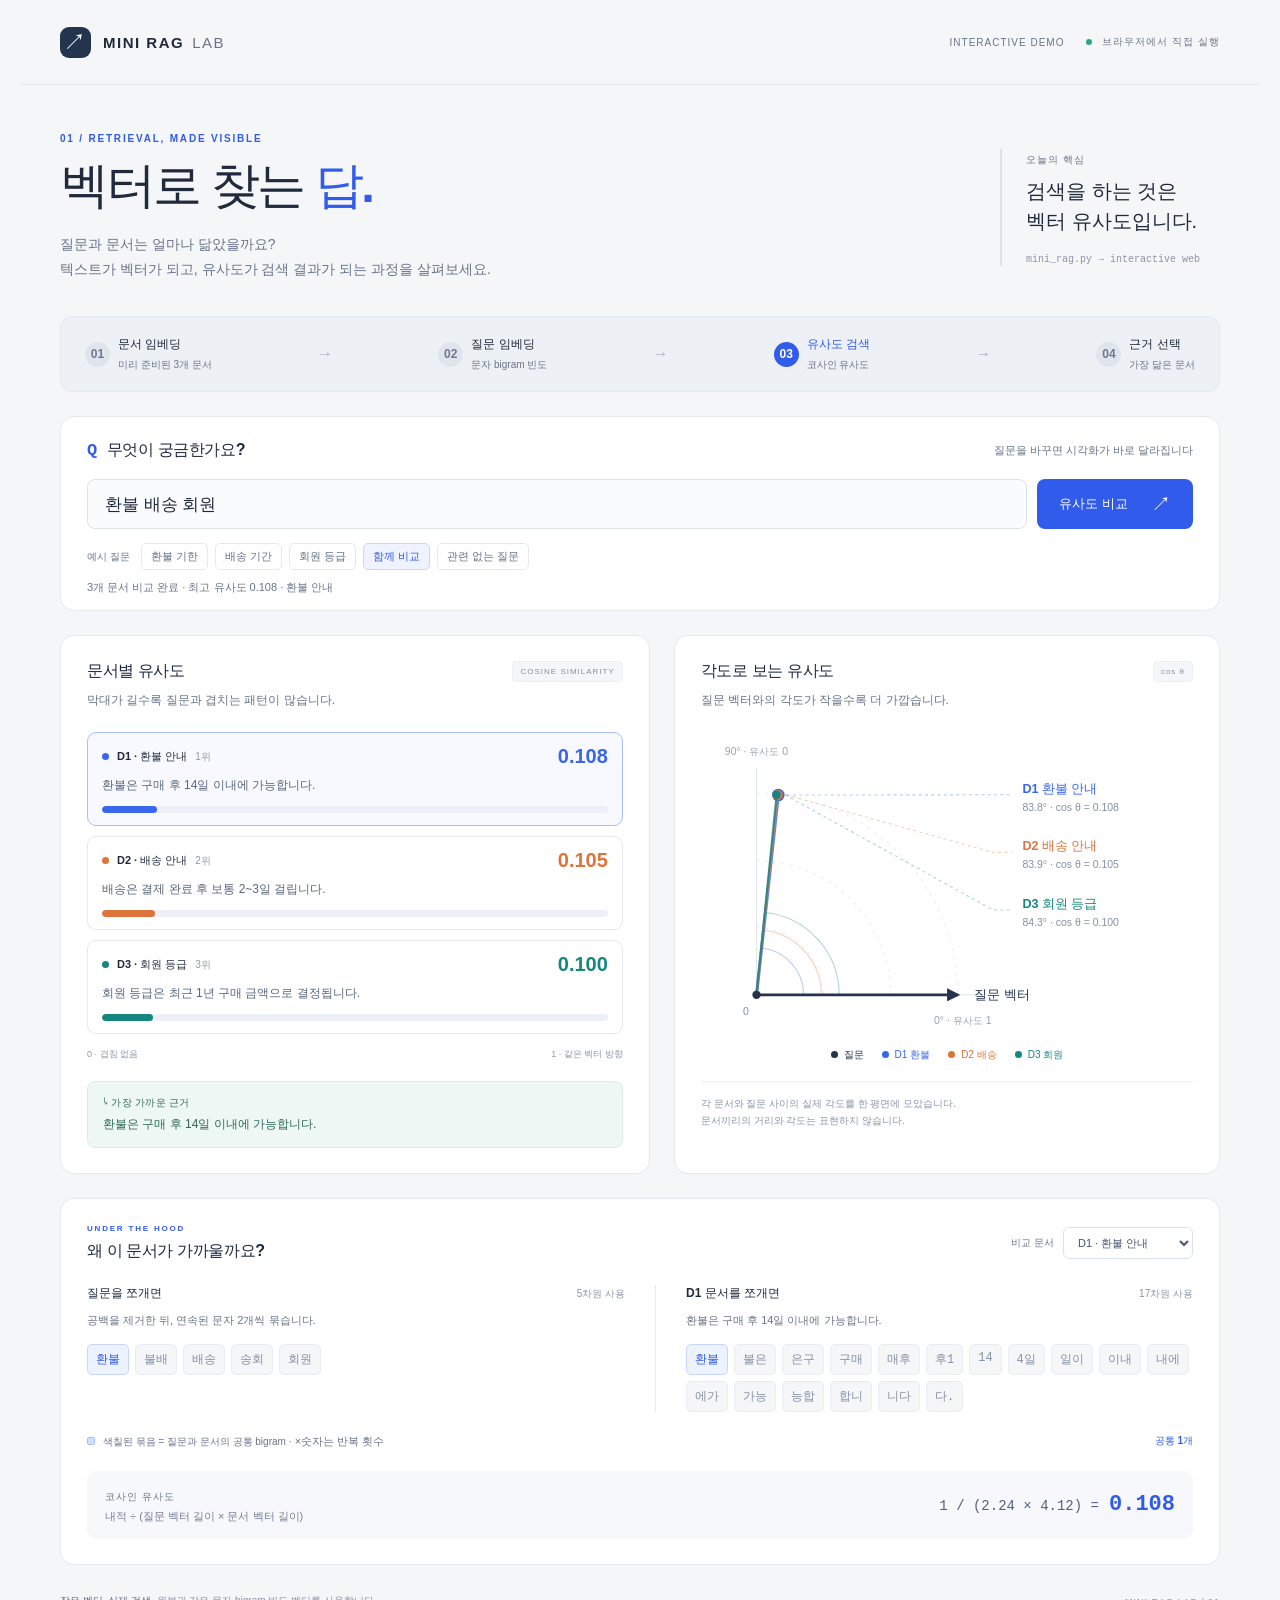
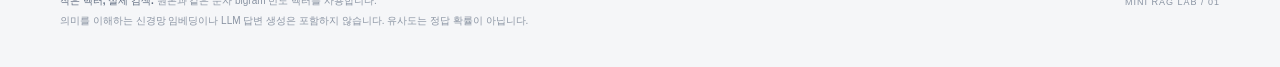
<file: 01-mimic-rag/index.html>
<!doctype html>
<html lang="ko">
<head>
  <meta charset="utf-8">
  <meta name="viewport" content="width=device-width, initial-scale=1">
  <meta name="theme-color" content="#f5f6f8">
  <title>벡터로 찾는 답 · Mini RAG Lab</title>
  <link rel="stylesheet" href="styles.css">
  <script src="rag.js" defer></script>
  <script src="app.js" defer></script>
</head>
<body>
  <header class="site-header"><a class="brand" href="./"><span class="brand-icon" aria-hidden="true">↗</span> MINI RAG <span class="brand-light">LAB</span></a><span class="header-note">INTERACTIVE DEMO <span class="live-dot"></span> 브라우저에서 직접 실행</span></header>
  <main>
    <section class="intro">
      <div><p class="eyebrow">01 / RETRIEVAL, MADE VISIBLE</p><h1>벡터로 찾는 <span>답.</span></h1><p class="intro-copy">질문과 문서는 얼마나 닮았을까요?<br>텍스트가 벡터가 되고, 유사도가 검색 결과가 되는 과정을 살펴보세요.</p></div>
      <div class="concept-note"><span class="small-label">오늘의 핵심</span><p>검색을 하는 것은<br><strong>벡터 유사도</strong>입니다.</p><span>mini_rag.py → interactive web</span></div>
    </section>
    <nav class="pipeline" aria-label="검색 과정"><span><b>01</b> 문서 임베딩 <small>미리 준비된 3개 문서</small></span><i aria-hidden="true">→</i><span><b>02</b> 질문 임베딩 <small>문자 bigram 빈도</small></span><i aria-hidden="true">→</i><span class="current"><b>03</b> 유사도 검색 <small>코사인 유사도</small></span><i aria-hidden="true">→</i><span><b>04</b> 근거 선택 <small>가장 닮은 문서</small></span></nav>
    <section class="query-panel" aria-labelledby="query-title">
      <div class="section-title"><h2 id="query-title"><span class="step">Q</span> 무엇이 궁금한가요?</h2><span class="muted">질문을 바꾸면 시각화가 바로 달라집니다</span></div>
      <form id="query-form"><label class="sr-only" for="query">검색할 질문</label><input id="query" type="text" value="환불 배송 회원" maxlength="500" autocomplete="off" spellcheck="false" placeholder="예: 환불은 언제까지 가능한가요?"><button class="search-button" type="submit">유사도 비교 <span aria-hidden="true">↗</span></button></form>
      <div class="examples"><span>예시 질문</span><button type="button" data-query="환불은 언제까지 가능한가요?">환불 기한</button><button type="button" data-query="배송은 며칠 걸리나요?">배송 기간</button><button type="button" data-query="회원 등급은 어떻게 결정되나요?">회원 등급</button><button type="button" data-query="환불 배송 회원">함께 비교</button><button type="button" data-query="오늘 날씨 어때요?">관련 없는 질문</button></div>
      <p id="query-status" class="query-status" role="status" aria-live="polite"></p>
    </section>
    <div class="visual-grid">
      <section class="panel ranking-panel" aria-labelledby="ranking-title"><div class="section-title"><h2 id="ranking-title">문서별 유사도</h2><span class="pill">COSINE SIMILARITY</span></div><p class="panel-description">막대가 길수록 질문과 겹치는 패턴이 많습니다.</p><div id="rankings"></div><div class="scale"><span>0 · 겹침 없음</span><span>1 · 같은 벡터 방향</span></div><div class="result" id="result"></div></section>
      <section class="panel angle-panel" aria-labelledby="angle-title"><div class="section-title"><h2 id="angle-title">각도로 보는 유사도</h2><span class="pill">cos θ</span></div><p class="panel-description">질문 벡터와의 각도가 작을수록 더 가깝습니다.</p><div id="angle-chart"></div><div class="legend"><span class="legend-query">질문</span><span class="doc-0">D1 환불</span><span class="doc-1">D2 배송</span><span class="doc-2">D3 회원</span></div><p class="chart-note">각 문서와 질문 사이의 실제 각도를 한 평면에 모았습니다.<br>문서끼리의 거리와 각도는 표현하지 않습니다.</p></section>
    </div>
    <section class="panel detail-panel" aria-labelledby="detail-title"><div class="section-title"><div><p class="eyebrow">UNDER THE HOOD</p><h2 id="detail-title">왜 이 문서가 가까울까요?</h2></div><label class="select-label">비교 문서 <select id="document-select"><option value="0">D1 · 환불 안내</option><option value="1">D2 · 배송 안내</option><option value="2">D3 · 회원 등급</option></select></label></div>
      <div class="detail-grid"><div><div class="token-heading"><h3>질문을 쪼개면</h3><span id="query-token-count"></span></div><p class="explanation">공백을 제거한 뒤, 연속된 문자 2개씩 묶습니다.</p><div class="tokens" id="query-tokens"></div></div><div><div class="token-heading"><h3 id="document-token-title">문서를 쪼개면</h3><span id="doc-token-count"></span></div><p class="explanation" id="selected-document"></p><div class="tokens" id="document-tokens"></div></div></div>
      <div class="detail-bottom"><span><span class="overlap-key"></span> 색칠된 묶음 = 질문과 문서의 공통 bigram <span class="muted">· ×숫자는 반복 횟수</span></span><strong id="overlap-count"></strong></div>
      <div class="formula"><div><span class="small-label">코사인 유사도</span><p>내적 ÷ (질문 벡터 길이 × 문서 벡터 길이)</p></div><div id="formula-value"></div></div>
    </section>
    <footer><p><strong>작은 벡터, 실제 검색.</strong> 원본과 같은 문자 bigram 빈도 벡터를 사용합니다.</p><p>의미를 이해하는 신경망 임베딩이나 LLM 답변 생성은 포함하지 않습니다. 유사도는 정답 확률이 아닙니다.</p><span>MINI RAG LAB / 01</span></footer>
  </main>
</body>
</html>
</file>
<file: 01-mimic-rag/styles.css>
:root{font-family:Inter,-apple-system,BlinkMacSystemFont,"Segoe UI","Noto Sans KR",sans-serif;color:#202a3c;background:#f5f6f8;font-synthesis:none;--muted:#697487;--line:#e5e9ef;--accent:#315bea;--d0:#3867ec;--d1:#dc753b;--d2:#16877f}*{box-sizing:border-box}body{margin:0}button,input,select{font:inherit}button,a,input,select{-webkit-tap-highlight-color:transparent}button{cursor:pointer}button:focus-visible,a:focus-visible,select:focus-visible{outline:3px solid #8cabff;outline-offset:4px}.site-header{max-width:1240px;margin:auto;height:85px;display:flex;align-items:center;justify-content:space-between;padding:0 40px;border-bottom:1px solid var(--line)}.brand{display:flex;align-items:center;gap:8px;color:inherit;text-decoration:none;font-size:15px;font-weight:800;letter-spacing:1.5px}.brand-icon{display:grid;place-items:center;background:#24344e;color:#fff;width:31px;height:31px;border-radius:9px;font-size:23px;margin-right:4px}.brand-light{font-weight:400;color:var(--muted)}.header-note{font-size:10px;letter-spacing:1px;color:var(--muted);display:flex;align-items:center;gap:10px}.live-dot{height:6px;width:6px;background:#28a58c;border-radius:50%;margin-left:12px}main{max-width:1240px;margin:auto;padding:0 40px}.intro{display:flex;justify-content:space-between;align-items:center;padding:48px 0 34px}.eyebrow{font-size:10px;font-weight:700;letter-spacing:1.8px;color:var(--accent);margin:0 0 12px}h1{font-size:49px;letter-spacing:-2.5px;line-height:1.2;margin:0 0 17px;font-weight:800}h1 span{color:var(--accent)}.intro-copy{color:var(--muted);font-size:14px;line-height:1.8;margin:0}.concept-note{border-left:2px solid #dce2ec;padding:0 0 0 24px;margin-right:20px}.small-label{font-size:10px;letter-spacing:1px;color:var(--muted);font-weight:700}.concept-note p{font-size:20px;line-height:1.5;margin:9px 0 12px}.concept-note>span:last-child{font-family:monospace;font-size:10px;color:#8a94a5}.pipeline{display:flex;align-items:center;justify-content:space-between;gap:15px;background:#edf0f5;border:1px solid #e4e8f0;border-radius:12px;padding:19px 24px;margin-bottom:24px}.pipeline>span{font-size:12px;font-weight:650;display:grid;grid-template-columns:26px auto;gap:5px 7px;align-items:center}.pipeline b{grid-row:span 2;font-size:12px;display:grid;place-items:center;width:25px;height:25px;background:#e0e5ed;border-radius:50%;color:#6c7990}.pipeline small{font-size:10px;font-weight:400;color:var(--muted)}.pipeline i{font-style:normal;color:#a8b1bf}.pipeline .current b{background:var(--accent);color:white}.pipeline .current{color:var(--accent)}.query-panel{background:white;border:1px solid var(--line);border-radius:14px;padding:23px 26px 15px;margin-bottom:24px}.section-title{display:flex;justify-content:space-between;align-items:center;gap:12px}h2{font-size:16px;font-weight:750;letter-spacing:-.4px;margin:0;display:flex;align-items:center;gap:10px}.muted{color:var(--muted);font-size:11px}.step{color:var(--accent);font-family:monospace;font-size:17px}form{display:flex;gap:10px;margin:18px 0 14px}input{min-width:0;width:100%;border:1px solid #dce2ec;background:#fafbfe;border-radius:8px;padding:14px 17px;color:#202a3c;font-size:17px;outline:none}input:focus{border-color:var(--accent);box-shadow:0 0 0 3px #315bea14}.search-button{display:flex;align-items:center;justify-content:center;gap:23px;white-space:nowrap;background:var(--accent);border:0;border-radius:8px;color:white;padding:0 22px;font-size:13px;font-weight:600}.search-button:hover{background:#2349ce}.search-button span{font-size:20px}.examples{display:flex;flex-wrap:wrap;gap:7px;align-items:center;font-size:10px}.examples>span{color:var(--muted);margin-right:4px}.examples button{font-size:11px;border:1px solid var(--line);border-radius:5px;padding:5px 9px;color:#667184;background:white}.examples button:hover,.examples button.active{background:#eef3ff;border-color:#c7d6fe;color:#315bea}.query-status{min-height:15px;margin:10px 0 0;color:var(--muted);font-size:11px}.visual-grid{display:grid;grid-template-columns:1.08fr 1fr;gap:24px;margin-bottom:24px}.panel{border:1px solid var(--line);border-radius:14px;background:white;padding:25px 26px}.pill{font-size:8px;letter-spacing:1px;color:#8490a4;background:#f4f6f9;border:1px solid #edf0f4;padding:5px 7px;border-radius:4px;white-space:nowrap}.panel-description{font-size:12px;color:var(--muted);margin:10px 0 23px}.rank-card{display:block;width:100%;text-align:left;background:#fff;border:1px solid var(--line);border-radius:9px;padding:12px 14px;margin-bottom:10px;color:inherit}.rank-card.selected{background:#f7f9ff;border-color:#a9bff9}.rank-heading{display:flex;align-items:center;gap:8px;font-size:11px}.doc-dot{width:7px;height:7px;border-radius:50%;background:var(--doc-color)}.doc-name{font-weight:650}.rank-number{color:#8c97a6;font-size:10px}.score{margin-left:auto;font-variant-numeric:tabular-nums;font-size:20px;font-weight:750;color:var(--doc-color)}.rank-card p{font-size:12px;margin:8px 0 12px;line-height:1.5;color:#59667a}.track{height:7px;background:#edf0f6;border-radius:10px;overflow:hidden}.bar{height:100%;border-radius:10px;background:var(--doc-color);transition:width .45s ease}.scale{display:flex;justify-content:space-between;color:#8b96a7;font-size:9px;margin-top:14px}.result{margin-top:20px;padding:13px 15px;background:#edf7f3;border:1px solid #dbede5;border-radius:8px;font-size:12px;line-height:1.6;color:#306954}.result strong{display:block;font-size:10px;letter-spacing:.3px;margin-bottom:4px}.result.empty{background:#f5f6f8;border-color:var(--line);color:var(--muted)}#angle-chart svg{width:100%;height:auto;display:block}#angle-chart{min-height:260px}.legend{display:flex;justify-content:center;flex-wrap:wrap;gap:18px;font-size:10px;color:var(--muted);margin:2px 0 19px}.legend span:before{content:"";display:inline-block;width:7px;height:7px;margin-right:6px;border-radius:50%;background:currentColor}.legend-query{color:#25334d}.doc-0{color:var(--d0)}.doc-1{color:var(--d1)}.doc-2{color:var(--d2)}.chart-note{font-size:10px;color:#8a94a5;line-height:1.7;margin:0;padding-top:13px;border-top:1px solid #eef0f4}.detail-panel>.section-title{margin-bottom:23px}.detail-panel .eyebrow{font-size:8px;margin-bottom:8px}.select-label{display:flex;gap:9px;align-items:center;font-size:10px;color:var(--muted)}select{background:#fff;border:1px solid #dce2ec;border-radius:6px;padding:8px 27px 8px 10px;font-size:11px;color:#46546c}.detail-grid{display:grid;grid-template-columns:1fr 1fr;gap:30px}.detail-grid>div+div{border-left:1px solid var(--line);padding-left:30px}.token-heading{display:flex;justify-content:space-between;gap:10px;align-items:center}h3{font-size:12px;margin:0}.token-heading>span{font-size:10px;color:#8a94a5}.explanation{font-size:11px;color:var(--muted);margin:10px 0 14px;line-height:1.6}.tokens{display:flex;flex-wrap:wrap;gap:6px;max-height:220px;overflow:auto;align-content:start;min-height:68px}.token{font-family:monospace;font-size:12px;padding:6px 8px;color:#8691a3;background:#f4f6f8;border:1px solid #e9edf2;border-radius:5px}.token.shared{color:#315bea;background:#edf2ff;border-color:#c8d6fd;font-weight:650}.token small{font-size:9px;margin-left:3px}.detail-bottom{display:flex;justify-content:space-between;align-items:center;gap:15px;font-size:10px;color:var(--muted);margin:22px 0}.overlap-key{display:inline-block;width:8px;height:8px;background:#d4e0ff;border:1px solid #a9bffc;border-radius:2px;margin-right:5px}.detail-bottom strong{color:var(--accent);white-space:nowrap}.formula{background:#f6f8fb;border-radius:9px;display:flex;justify-content:space-between;align-items:center;gap:20px;padding:15px 18px}.formula p{font-size:11px;margin:5px 0 0;color:#748096}#formula-value{font-size:14px;color:#53617a;font-family:monospace}#formula-value strong{color:var(--accent);font-size:22px;margin-left:10px}footer{position:relative;color:#8993a2;font-size:10px;line-height:1.7;padding:27px 0 35px}footer p{margin:0 0 3px}footer strong{color:#5d6a7e;font-weight:650}footer>span{position:absolute;right:0;top:30px;font-size:9px;letter-spacing:1px}.sr-only{position:absolute;width:1px;height:1px;padding:0;margin:-1px;overflow:hidden;clip:rect(0,0,0,0);white-space:nowrap;border:0}.empty-tokens{font-size:12px;color:var(--muted)}@media(min-width:1300px){#angle-chart{padding:0 10px}}@media(max-width:900px){main{padding:0 24px}.site-header{padding:0 24px}.pipeline{padding:16px;gap:8px}.pipeline small{display:none}.pipeline b{grid-row:auto}.visual-grid{gap:16px}.panel{padding:21px 19px}.pill{font-size:7px}.concept-note{margin:0}.score{font-size:18px}footer>span{display:none}}@media(max-width:680px){main{padding:0 16px}.site-header{height:65px;padding:0 16px}.header-note{font-size:0;gap:0}.header-note .live-dot{margin:0}.intro{padding:32px 0 25px}h1{font-size:39px}.intro-copy{font-size:12px}.concept-note{display:none}.pipeline{gap:4px;padding:13px 10px}.pipeline>span{display:flex;gap:5px;font-size:10px}.pipeline b{font-size:8px;width:19px;height:19px}.pipeline i{font-size:10px}.query-panel{padding:20px 17px 13px}.query-panel .section-title>.muted{display:none}form{gap:7px}input{font-size:15px;padding:13px 11px}.search-button{font-size:11px;padding:0 12px;gap:9px}.visual-grid{grid-template-columns:1fr}.panel{padding:22px 19px}.detail-grid{grid-template-columns:1fr;gap:22px}.detail-grid>div+div{padding-left:0;border-left:0;border-top:1px solid var(--line);padding-top:20px}.detail-panel>.section-title{align-items:start;gap:15px}.select-label{font-size:0;gap:0}select{max-width:140px}.detail-bottom{align-items:start;line-height:1.7}.detail-bottom .muted{display:block;font-size:10px}.formula{align-items:start;flex-direction:column;gap:12px}#angle-chart{max-width:440px;margin:auto}footer{font-size:9px}}@media(prefers-reduced-motion:reduce){*{scroll-behavior:auto!important;transition:none!important}}
</file>
